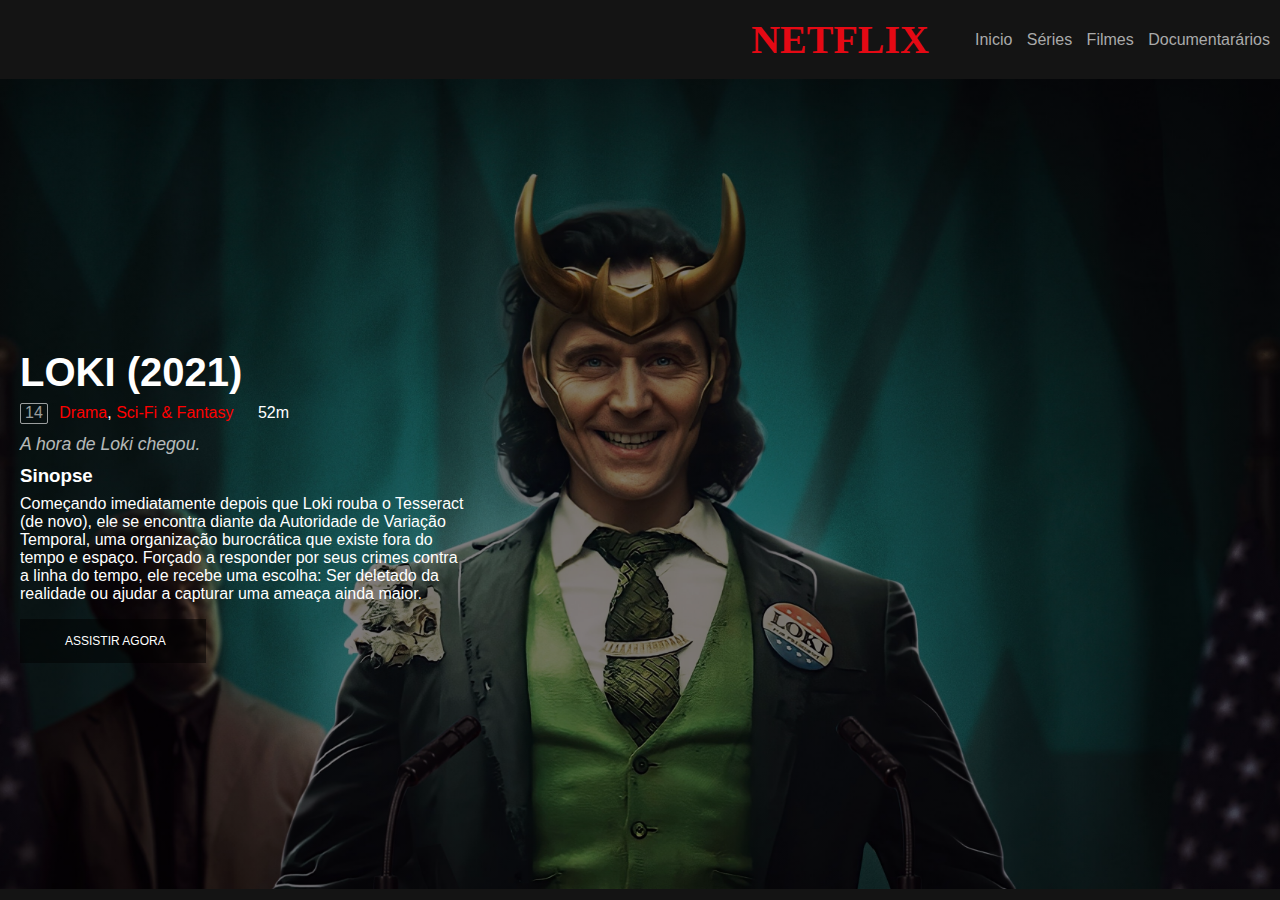
<file: info.html>
<!DOCTYPE html>
<html lang="pt-br">

<head>
    <meta charset="UTF-8">
    <meta http-equiv="X-UA-Compatible" content="IE=edge">
    <meta name="viewport" content="width=device-width, initial-scale=1.0">
    <link rel="stylesheet" href="styles/main.css">
    <link rel="shortcut icon" href="favicon.ico" type="image/x-icon">
    <!--Responsividade-->
    <link rel="stylesheet" href="styles/responsive.css">
    <!--ifo css-->
    <link rel="stylesheet" href="styles/info.css">
    <!--Owl css-->
    <link rel="stylesheet" href="styles/owl/owl.carousel.min.css">
    <link rel="stylesheet" href="styles/owl/owl.theme.default.min.css">
    <title>NETFLIX CLONE</title>
</head>

<body>
    <header>
        <div class="conteiner">
            <h2 class="logo">NETFLIX</h2>
            <nav>
                <a href="index.html">Inicio</a>
                <a href="#">Séries</a>
                <a href="#">Filmes</a>
                <a href="#">Documentarários</a>
            </nav>
        </div>

    </header>

    <main>
        <div class="filme-principal">
            <div class="container">
                <h3 class="titulo">LOKI
                    <span class="tag release_date">(2021)</span>
                </h3>
                <div class="facts">

                    <span class="certification">
                        14
                    </span>
                    <span class="genres">
                        <a href="/genre/18-drama/tv">Drama</a>,&nbsp;<a href="/genre/10765-sci-fi-fantasy/tv">Sci-Fi
                            &amp; Fantasy</a>
                    </span>
                    <span class="runtime">
                        52m
                    </span>
                </div>
                <div class="header_info">

                    <h3 class="tagline" dir="auto">A hora de Loki chegou.</h3>
    
    
                    <h3 dir="auto">Sinopse</h3>
                    <div class="overview" dir="auto">
    
                        <p>Começando imediatamente depois que Loki rouba o Tesseract (de novo), ele se encontra diante da
                            Autoridade de Variação Temporal, uma organização burocrática que existe fora do tempo e espaço.
                            Forçado a responder por seus crimes contra a linha do tempo, ele recebe uma escolha: Ser
                            deletado da realidade ou ajudar a capturar uma ameaça ainda maior.</p>
    
                    </div>
    
                </div>
                <div class="botoes-info">
                    <button role="button" class="botao"> <a href="https://www.youtube.com/watch?v=xdBWrkcmMwU&t=21s&ab_channel=MarvelBrasil" target="blanck_">
                        <i class="fas fa-play"></i>                  
                        ASSISTIR AGORA
                    </a>
                    </button >

                </div>
            </div>
        </div>
    </main>
    <footer>

    </footer>
</body>

</html>
</file>
<file: styles/main.css>
:root {
    --vermelho:#E50914;
    --preta:#141414;
}

*{
    padding: 0;
    margin: 0;
    box-sizing: border-box;/*sempre usar limita o elemento ao tamanho da caixa*/   
}
/*elementos base*/
body {
    background: var(--preta);
    font-family: 'Arial', Times, serif;
    color: white;
 
}

header .conteiner {
    display: flex;
    flex-direction: row;
    align-items: center;
    justify-content: right;

}

header .logo {
    margin-left: 5px;
    color: var(--vermelho);
    font-family: 'Arial Black';
    font-size: 40px;
    padding: 1rem;
    margin-right:30px;
}

header nav a {
    text-decoration: none;
    color: #AAA;
    margin-right: 10px;
}

header nav a:hover{
    color: #fff;
}

/*filme principal*/

.filme-principal{
    font-size: 16px;
    background-image: linear-gradient(rgba(0,0,0,.50),rgba(0,0,0,.50)100%), url('/img/Caoa-loki.jpg');
    height: 750px;
    background-size: cover;
    background-position: center;
    display: flex;
    flex-direction: column;
    justify-content: center;
    align-items: flex-start;/*esse propriedade faz com que os elementos venham da esquerda */
}

.filme-principal .descricao{
    margin-bottom: 80px;
}

.filme-principal .titulo{
    margin-top: 5%;
    font-size: 40px;
    font-family: 'Trebuchet MS', Arial, sans-serif;
}

.botao{
    background-color: rgba(0,0,0,.50);
    border: none;
    color: white;
    padding: 15px 10px;
    margin-right: 15px;
    font-size: 12px;
    cursor: pointer;
    transition: .5s ease-in-out;
}

.botao:hover{
    background-color: white;
    color: black;
    
}
.botao a {
    padding: 15px 30px;
    text-decoration: none;
    color: white;
}
.botao a:hover{
    color: black;
}
.botao i{
    margin-right: 5px;
}
.sub-titulo{
    padding: 1rem;
    background-color: whitesmoke;
    color: var(--preta);
    width: 10rem;
    text-align: center;
}
.sub-titulo2{
    padding: 1rem;
    background-color: rgba(0, 255, 64, 0.473);
    color: var(--preta);
    width: 10rem;
    text-align: center;
}
.sub-titulo3{
    padding: 1rem;
    background-color: var(--vermelho);
    color: white;
    width: 10rem;
    text-align: center;
}
.container{
    margin-left: 20px;
}

.filme-principal .container{
    width: 70%;
}

.box-filme {
    height: 100%;
    width: 100%;
    display: block;
}

.carrosel-filmes {
    margin-top: 0.3rem;
    padding: 1rem;
}
</file>
<file: styles/responsive.css>
@media screen and (max-width:700px){
    header .conteiner{
        display: flex;
        flex-direction: column;
    }

    .botao {
        margin-top: 5px;
        width: 190px;
        height: 60px;
    }
}

@media screen and (min-width:1000px) {
    .descricao{
        width: 50%;
    }
}
</file>
<file: styles/info.css>
.filme-principal{
    width: 100%;
    height: 90vh;
}
.title div.facts {
    display: flex;
}
a {
    text-decoration: none;
    color: red;
}
.facts span.certification {
    border: 1px solid rgba(255,255,255,0.6);
    color: rgba(255,255,255,0.6);
}
.facts span.certification {
    display: inline-flex;
    white-space: nowrap;
    align-items: center;
    align-content: center;
    padding: 0.06em 4px 0.15em 4px !important;
    border: 1px solid rgba(255, 255, 255, 0.6);
    color: rgba(255, 255, 255, 0.6);
    line-height: 1;
    border-radius: 2px;
    margin-right: 7px;
}
.facts span.certification+span {
    padding-left: 0;
}

.facts span+span:before {
    font-size: 1.1em;
    line-height: 1;
    content: '\2022';
    width: 100%;
    height: 100%;
    position: absolute;
    top: 0;
    left: 7px;
    display: inline-flex;
    align-content: center;
    align-items: center;
    z-index: -1;
}

.facts span+span {
    padding-left: 20px;
    position: relative;
    top: 0;
    left: 0;
}

.facts span+span:before {
    font-size: 1.1em;
    line-height: 1;
    content: '\2022';
    width: 100%;
    height: 100%;
    position: absolute;
    top: 0;
    left: 7px;
    display: inline-flex;
    align-content: center;
    align-items: center;
    z-index: -1;
}

.header_info {
    width: 50%;
    margin-top: 10px;
}
h3.tagline {
    margin-bottom: 0;
    font-size: 1.1em;
    font-weight: 400;
    font-style: italic;
    opacity: 0.7;
}
 h3 {
    width: 100%;
    margin: 10px 0 8px 0;
}

.botoes-info {
    margin-top: 1rem;
}
</file>
